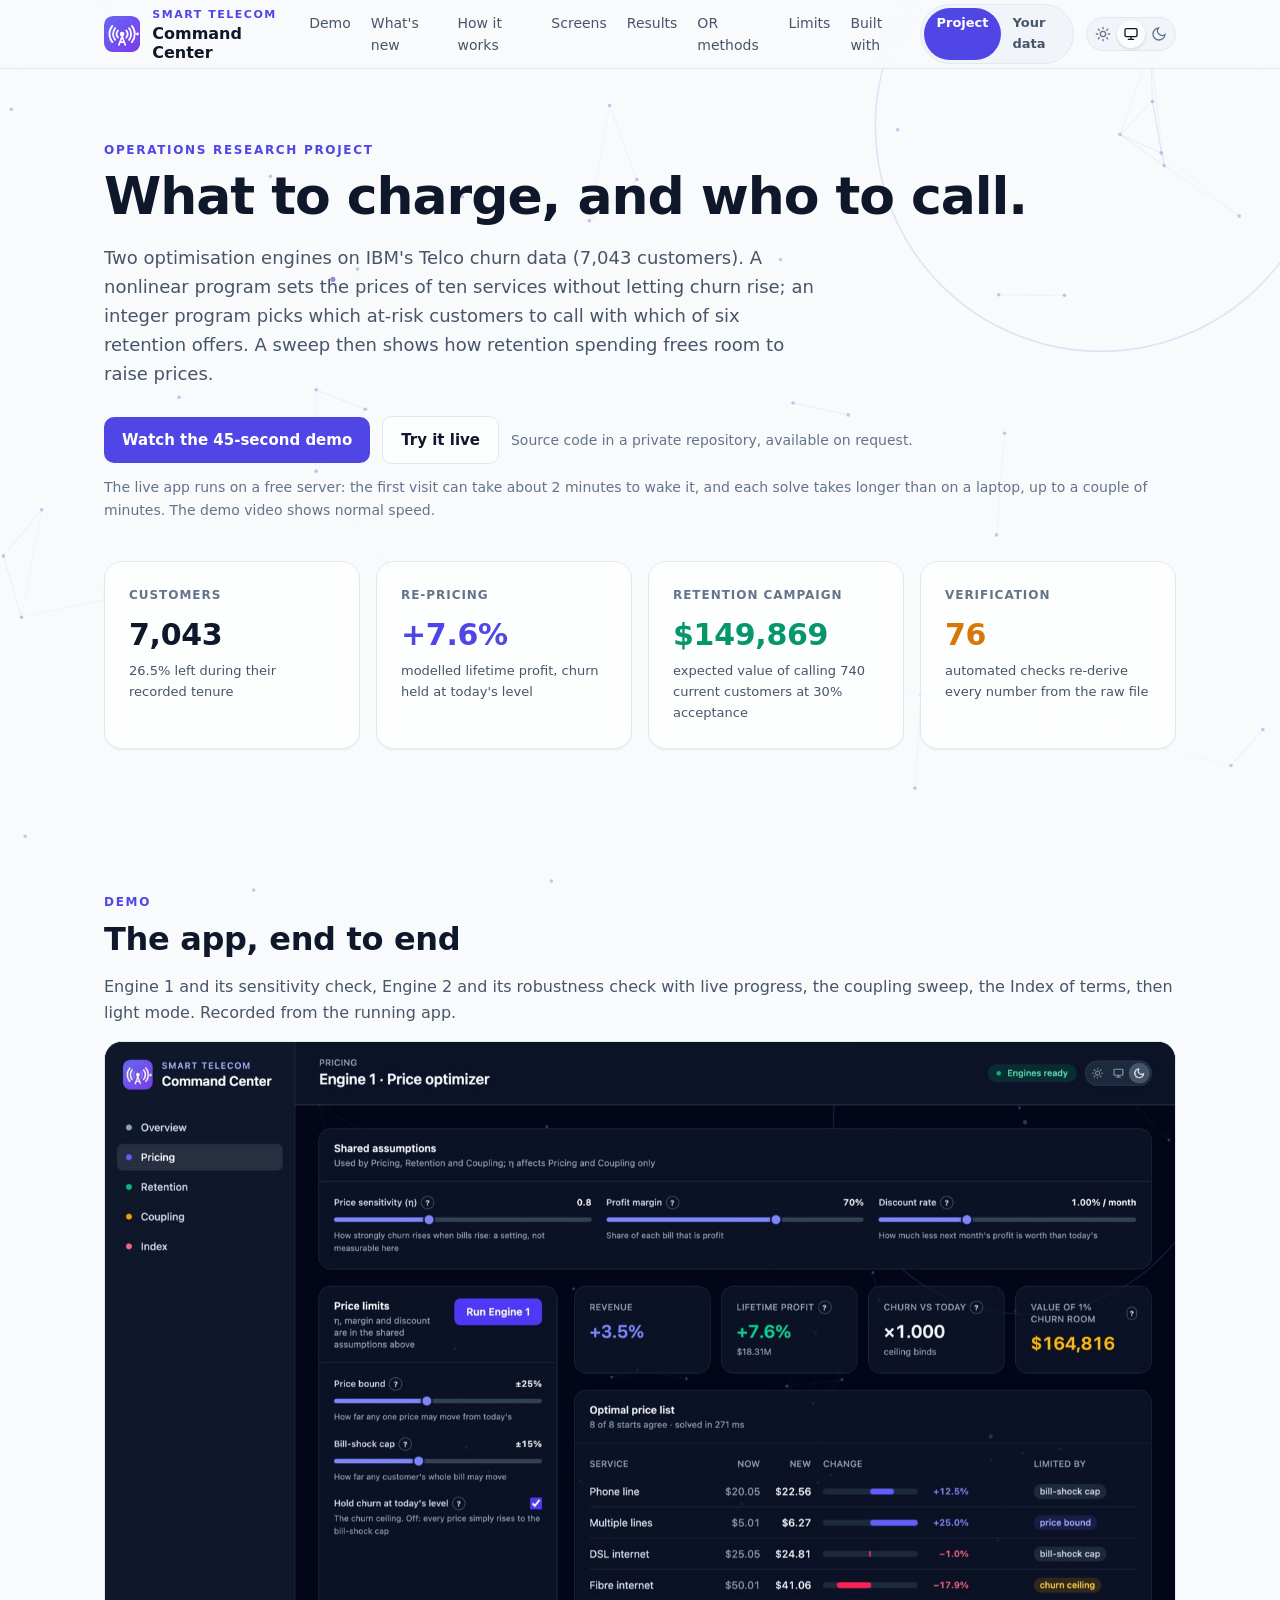
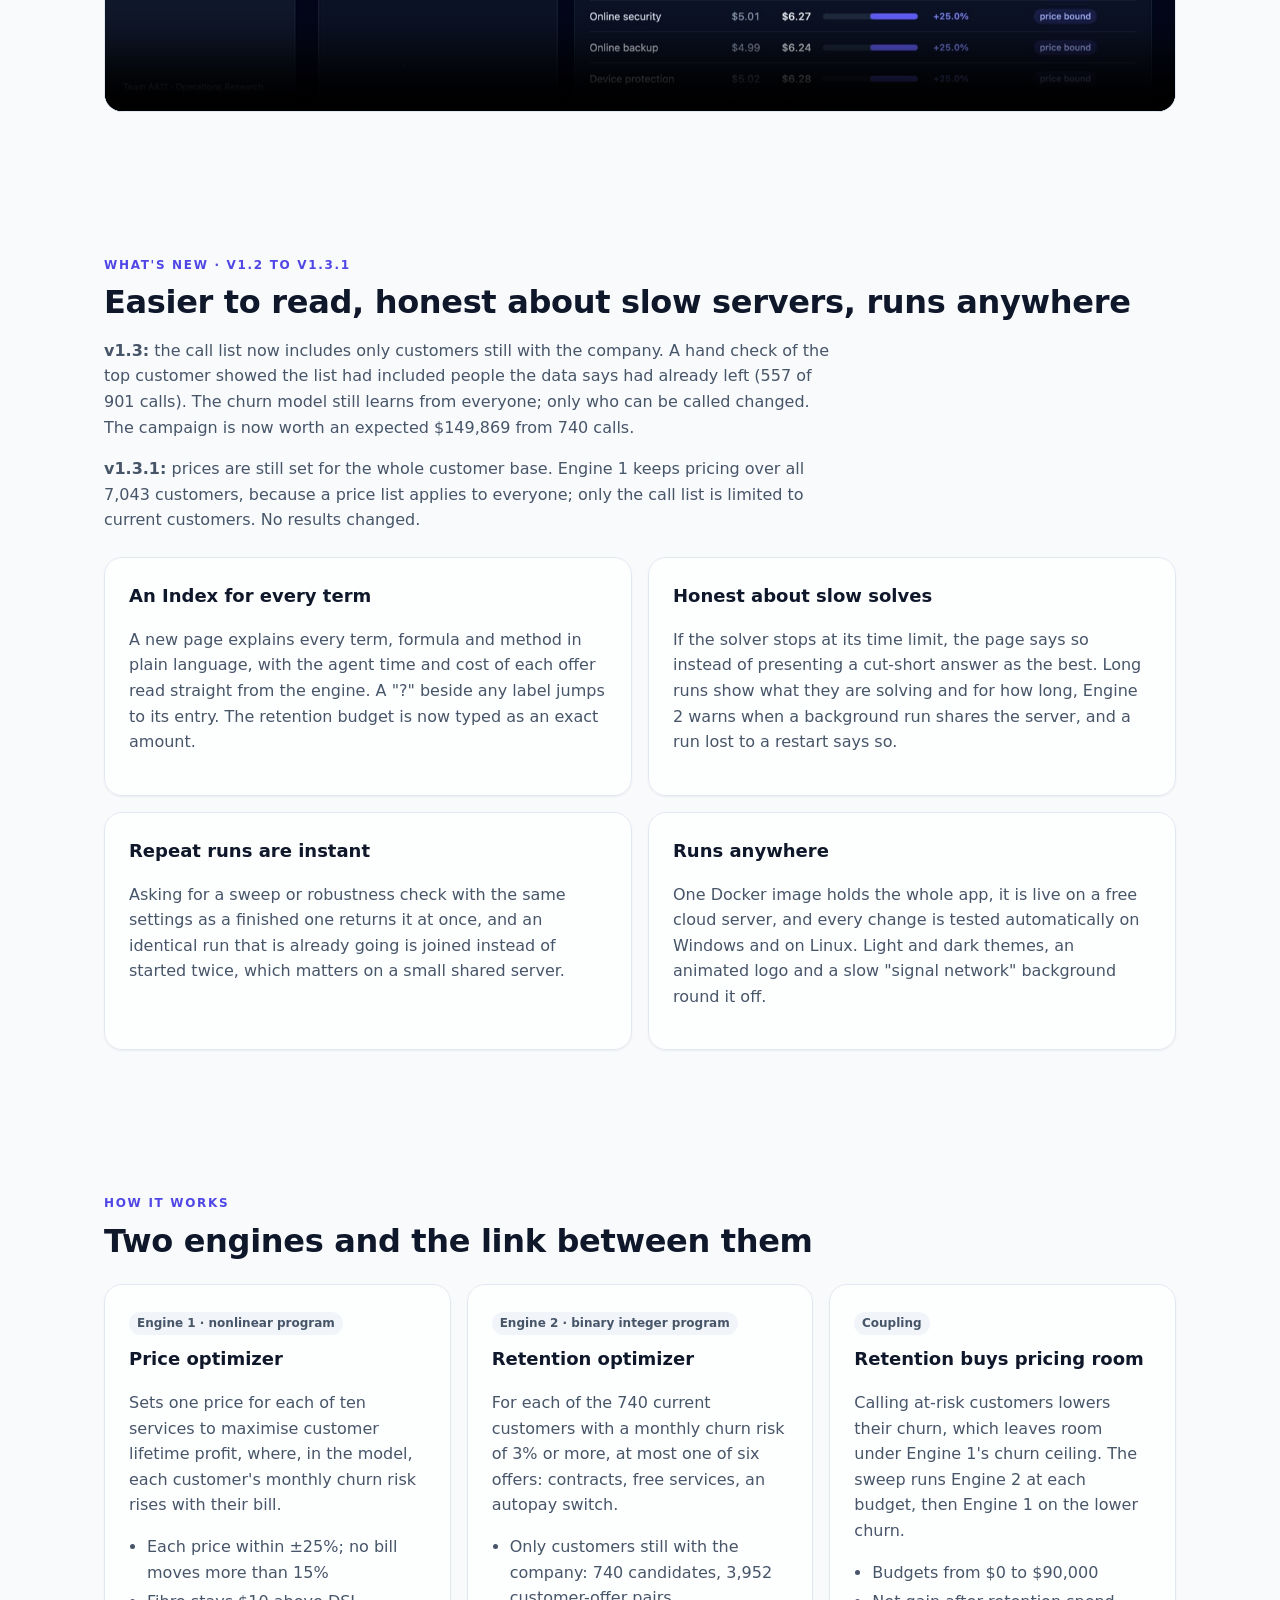
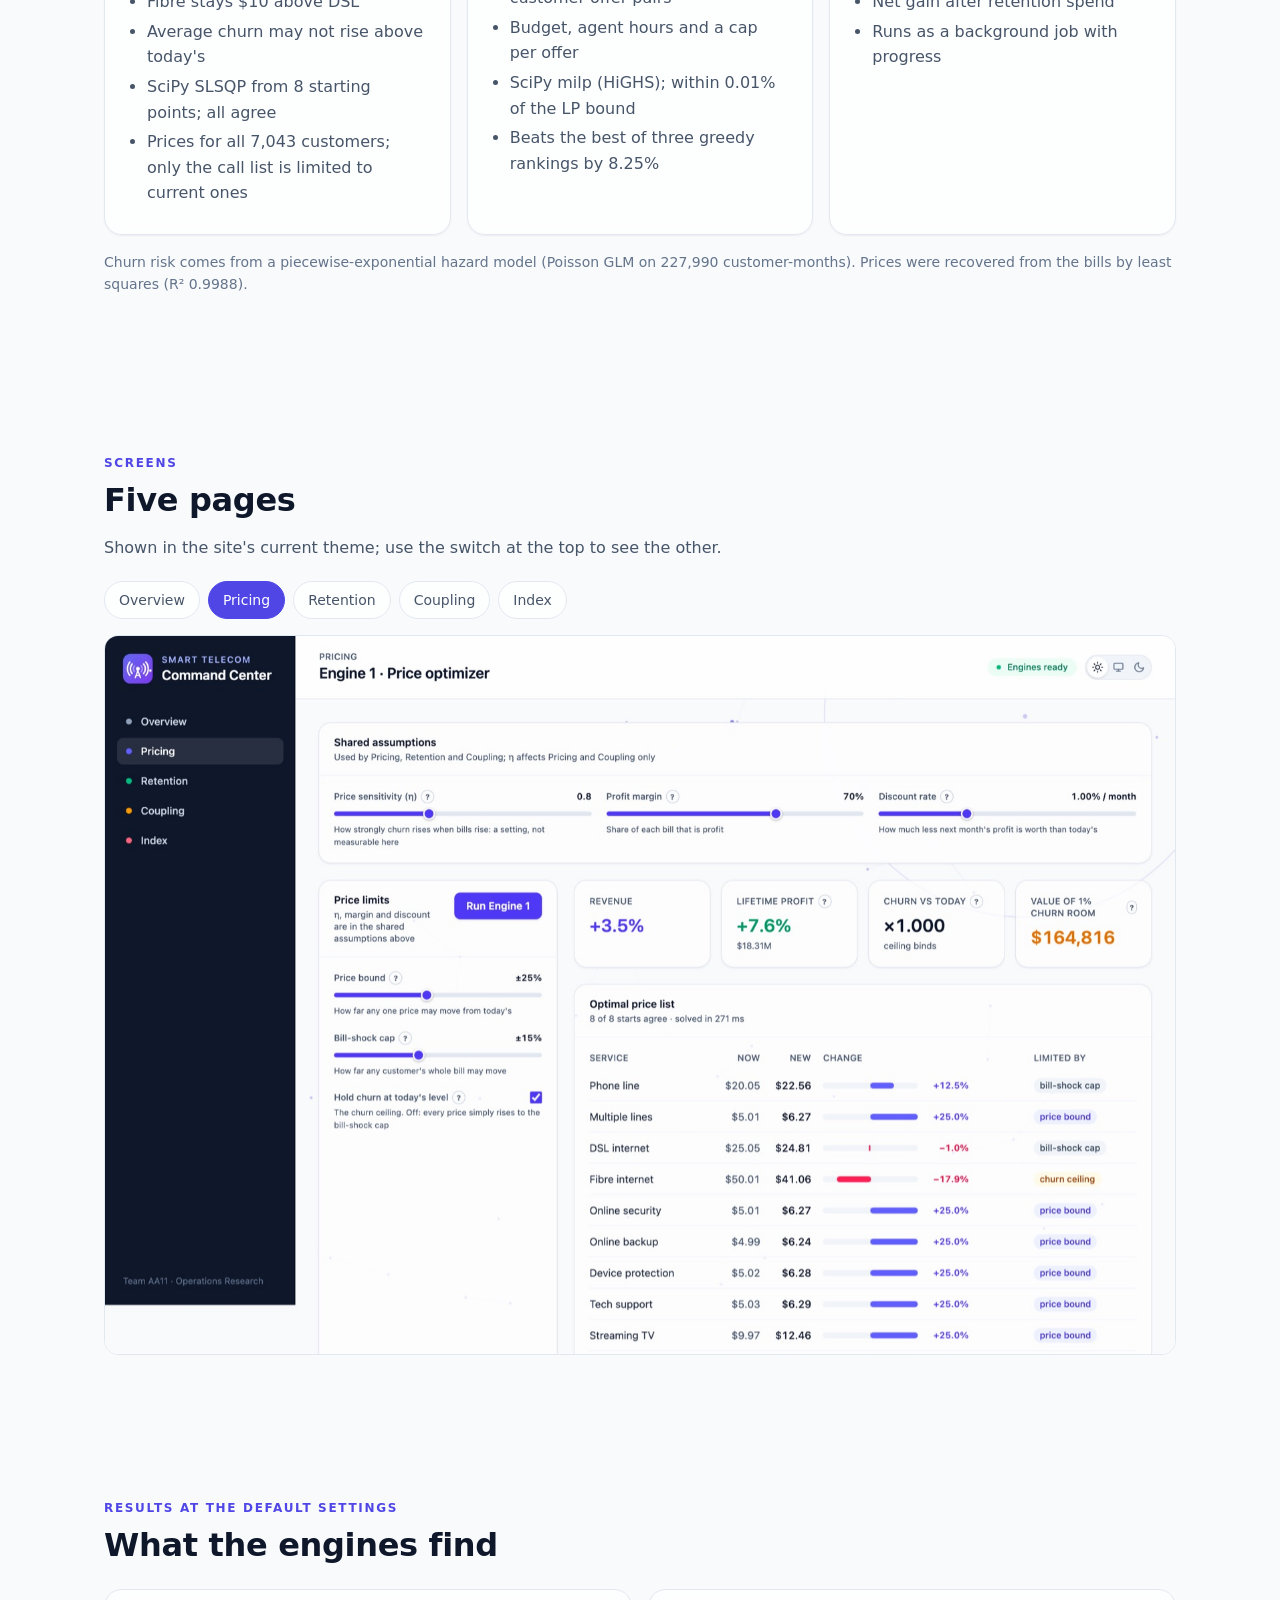
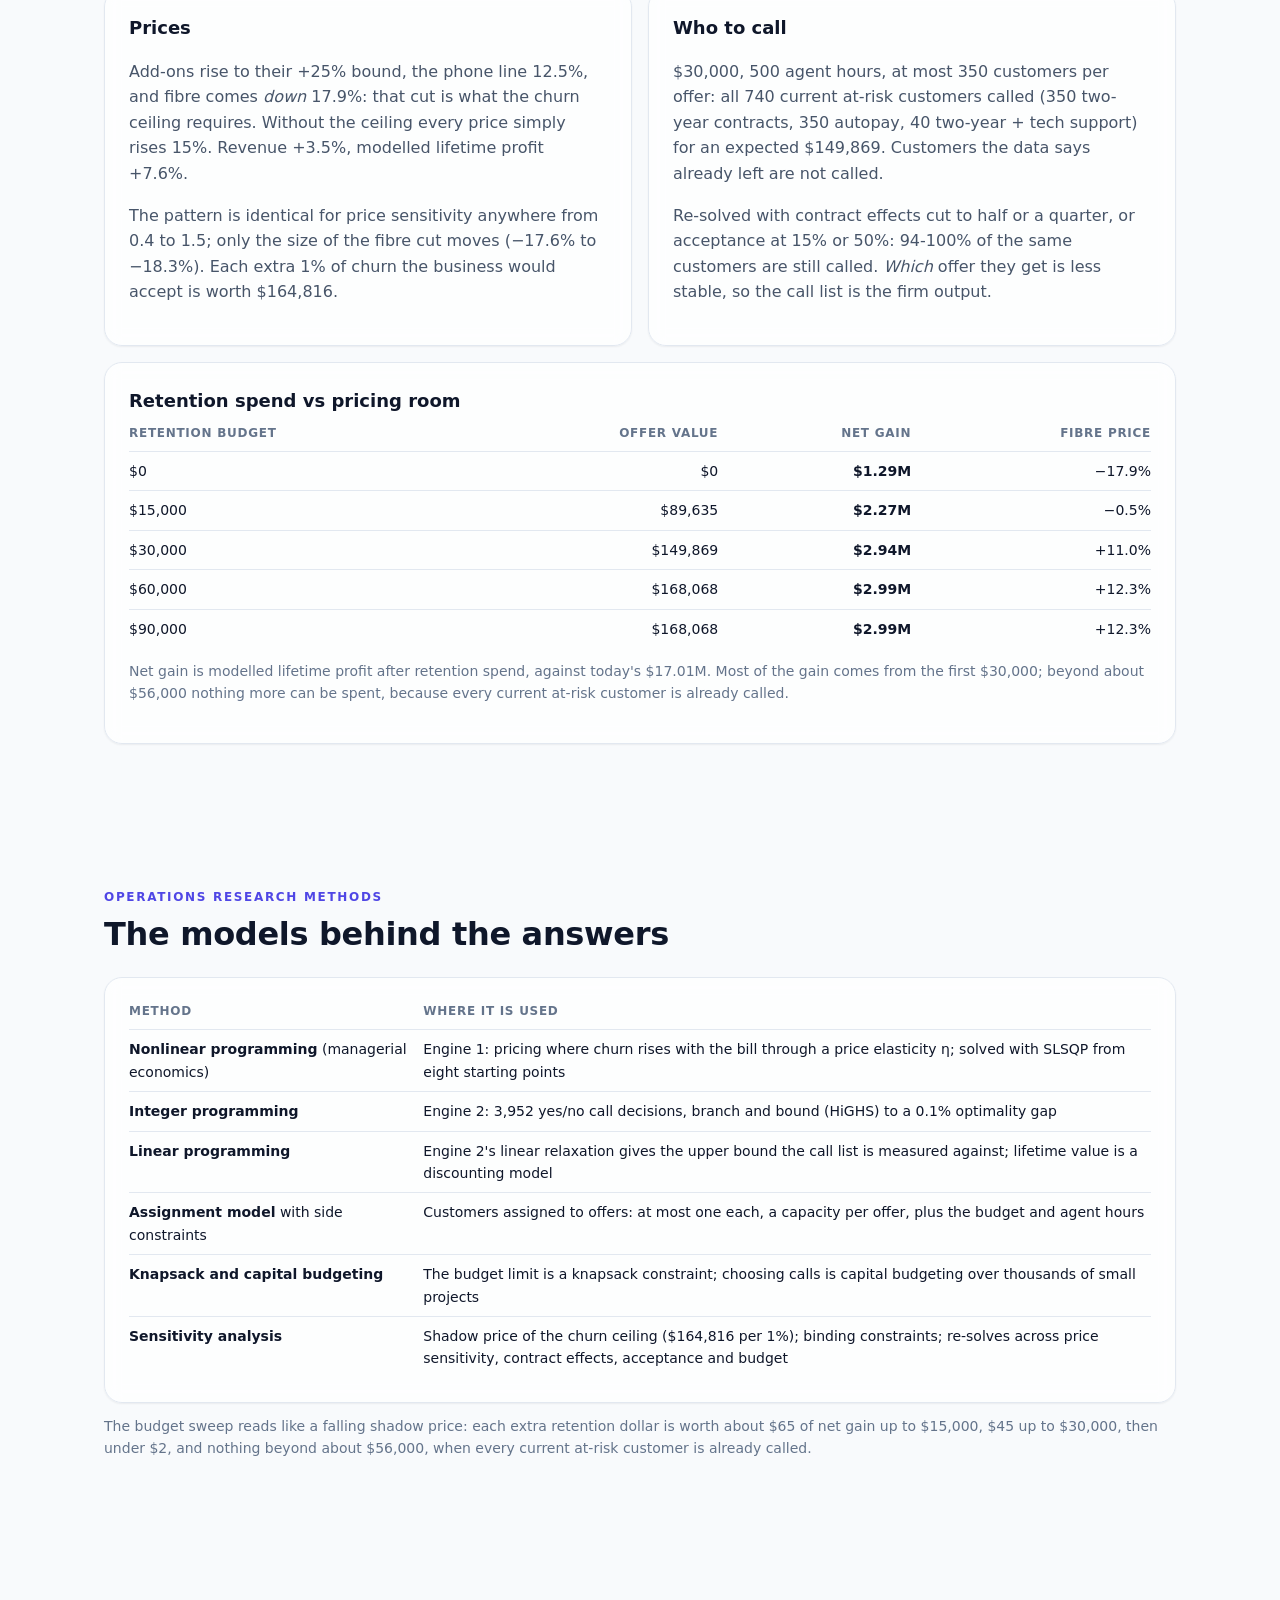
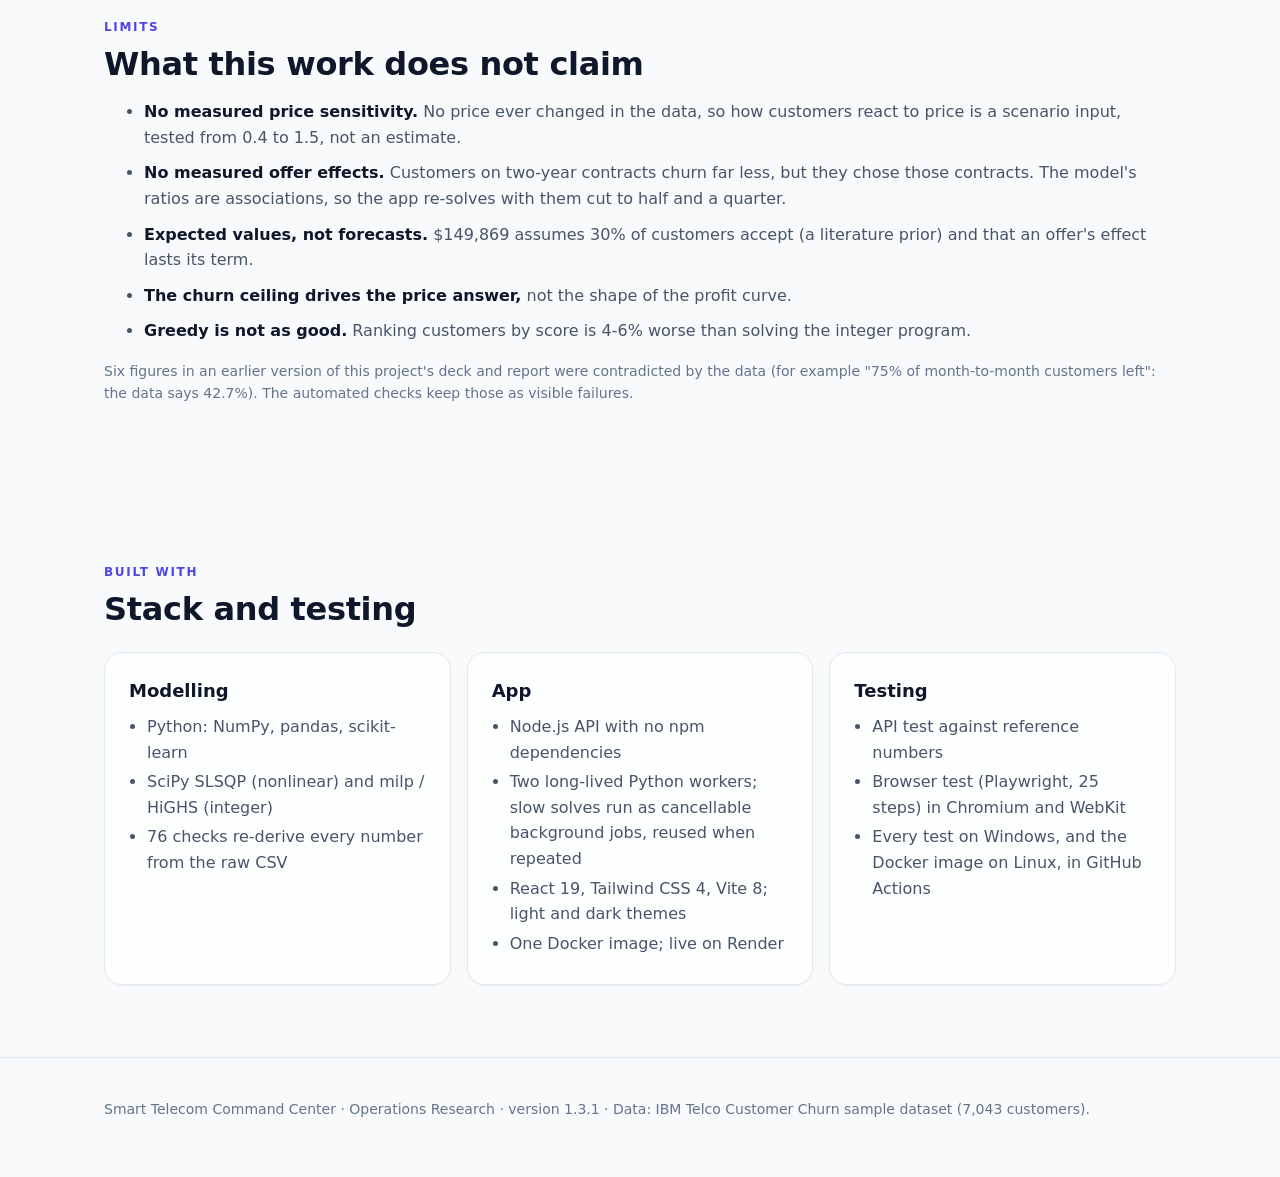
<file: index.html>
<!doctype html>
<html lang="en">
<head>
  <meta charset="utf-8" />
  <meta name="viewport" content="width=device-width, initial-scale=1" />
  <title>Smart Telecom Command Center</title>
  <meta name="description" content="Two optimisation engines on IBM's Telco churn data: a nonlinear program that sets service prices under a churn ceiling, and an integer program that picks which at-risk customers to call with which retention offer." />
  <meta property="og:title" content="Smart Telecom Command Center" />
  <meta property="og:description" content="Pricing and retention optimisation on 7,043 telecom customers: what to charge, and who to call." />
  <meta property="og:image" content="media/demo-poster.jpg" />
  <link rel="icon" type="image/svg+xml" href="favicon.svg" />
  <script>
    // Apply the saved theme before the first paint, so a dark page never flashes white.
    try { var t = localStorage.getItem('theme'); var d = t === 'dark' || (t !== 'light' && matchMedia('(prefers-color-scheme: dark)').matches);
      document.documentElement.classList.toggle('dark', d); document.documentElement.style.colorScheme = d ? 'dark' : 'light' } catch (e) {}
  </script>
  <link rel="stylesheet" href="assets/site.css" />
</head>
<body>
  <a class="skip" href="#main">Skip to content</a>
  <canvas id="ambient" aria-hidden="true"></canvas>

  <header class="top">
    <div class="wrap">
      <a class="brand" href="#top" aria-label="Smart Telecom Command Center, top of page">
        <svg viewBox="0 0 40 40" width="40" height="40" aria-hidden="true" id="logo"></svg>
        <span><small>Smart Telecom</small><b>Command Center</b></span>
      </a>
      <nav class="links" aria-label="Sections">
        <a href="#demo">Demo</a><a href="#new">What's new</a><a href="#how">How it works</a><a href="#screens">Screens</a><a href="#results">Results</a><a href="#methods">OR methods</a><a href="#honesty">Limits</a><a href="#stack">Built with</a>
      </nav>
      <div class="right">
      <nav class="pagetabs" aria-label="Pages"><a href="index.html" aria-current="page">Project</a><a href="data.html">Your data</a></nav>
      <div class="toggle" role="group" aria-label="Colour theme">
        <button type="button" data-theme="light" title="Light theme" aria-label="Light"><svg viewBox="0 0 24 24" fill="none" stroke="currentColor" stroke-width="2" stroke-linecap="round"><circle cx="12" cy="12" r="4"/><path d="M12 2v2M12 20v2M4.93 4.93l1.41 1.41M17.66 17.66l1.41 1.41M2 12h2M20 12h2M4.93 19.07l1.41-1.41M17.66 6.34l1.41-1.41"/></svg></button>
        <button type="button" data-theme="system" title="System theme" aria-label="System"><svg viewBox="0 0 24 24" fill="none" stroke="currentColor" stroke-width="2" stroke-linecap="round"><rect x="3" y="4" width="18" height="12" rx="2"/><path d="M8 20h8M12 16v4"/></svg></button>
        <button type="button" data-theme="dark" title="Dark theme" aria-label="Dark"><svg viewBox="0 0 24 24" fill="none" stroke="currentColor" stroke-width="2" stroke-linecap="round"><path d="M21 12.79A9 9 0 1 1 11.21 3 7 7 0 0 0 21 12.79z"/></svg></button>
      </div>
      </div>
    </div>
  </header>

  <main id="main">
    <section id="top" data-tone="indigo">
      <div class="wrap">
        <p class="eyebrow">Operations Research project</p>
        <h1>What to charge, and who to call.</h1>
        <p class="lead">Two optimisation engines on IBM's Telco churn data (7,043 customers). A nonlinear program sets the prices of ten
          services without letting churn rise; an integer program picks which at-risk customers to call with which of six retention
          offers. A sweep then shows how retention spending frees room to raise prices.</p>
        <div class="btns">
          <a class="btn primary" href="#demo">Watch the 45-second demo</a>
          <a class="btn ghost" id="live" href="#" hidden target="_blank" rel="noopener">Try it live</a>
          <span class="faint">Source code in a private repository, available on request.</span>
        </div>
        <p class="faint" id="live-note" hidden style="margin: 12px 0 0">The live app runs on a free server: the first visit can take about 2 minutes
          to wake it, and each solve takes longer than on a laptop, up to a couple of minutes. The demo video shows normal speed.</p>
        <div class="grid g4" style="margin-top: 40px">
          <div class="card kpi reveal"><div class="label">Customers</div><div class="value">7,043</div><div class="note">26.5% left during their recorded tenure</div></div>
          <div class="card kpi reveal"><div class="label">Re-pricing</div><div class="value tone-indigo">+7.6%</div><div class="note">modelled lifetime profit, churn held at today's level</div></div>
          <div class="card kpi reveal"><div class="label">Retention campaign</div><div class="value tone-emerald">$149,869</div><div class="note">expected value of calling 740 current customers at 30% acceptance</div></div>
          <div class="card kpi reveal"><div class="label">Verification</div><div class="value tone-amber">76</div><div class="note">automated checks re-derive every number from the raw file</div></div>
        </div>
      </div>
    </section>

    <section id="demo" data-tone="indigo">
      <div class="wrap">
        <p class="eyebrow">Demo</p>
        <h2>The app, end to end</h2>
        <p class="muted">Engine 1 and its sensitivity check, Engine 2 and its robustness check with live progress, the coupling sweep, the Index of terms, then light mode. Recorded from the running app.</p>
        <div class="video reveal"><video controls muted playsinline preload="metadata" poster="media/demo-poster.jpg" aria-label="Demo of the Smart Telecom Command Center"><source src="media/demo.mp4" type="video/mp4" /></video></div>
      </div>
    </section>

    <section id="new" data-tone="emerald">
      <div class="wrap">
        <p class="eyebrow">What's new · v1.2 to v1.3.1</p>
        <h2>Easier to read, honest about slow servers, runs anywhere</h2>
        <p class="muted" style="max-width: 72ch"><b>v1.3:</b> the call list now includes only customers still with the company. A hand check of
          the top customer showed the list had included people the data says had already left (557 of 901 calls). The churn model still
          learns from everyone; only who can be called changed. The campaign is now worth an expected $149,869 from 740 calls.</p>
        <p class="muted" style="max-width: 72ch"><b>v1.3.1:</b> prices are still set for the whole customer base. Engine 1 keeps pricing over all
          7,043 customers, because a price list applies to everyone; only the call list is limited to current customers. No results changed.</p>
        <div class="grid g2" style="margin-top: 24px">
          <div class="card reveal"><h3>An Index for every term</h3>
            <p class="muted">A new page explains every term, formula and method in plain language, with the agent time and cost of each offer read
              straight from the engine. A "?" beside any label jumps to its entry. The retention budget is now typed as an exact amount.</p></div>
          <div class="card reveal"><h3>Honest about slow solves</h3>
            <p class="muted">If the solver stops at its time limit, the page says so instead of presenting a cut-short answer as the best. Long runs
              show what they are solving and for how long, Engine 2 warns when a background run shares the server, and a run lost to a restart says so.</p></div>
          <div class="card reveal"><h3>Repeat runs are instant</h3>
            <p class="muted">Asking for a sweep or robustness check with the same settings as a finished one returns it at once, and an identical run
              that is already going is joined instead of started twice, which matters on a small shared server.</p></div>
          <div class="card reveal"><h3>Runs anywhere</h3>
            <p class="muted">One Docker image holds the whole app, it is live on a free cloud server, and every change is tested automatically on
              Windows and on Linux. Light and dark themes, an animated logo and a slow "signal network" background round it off.</p></div>
        </div>
      </div>
    </section>

    <section id="how" data-tone="emerald">
      <div class="wrap">
        <p class="eyebrow">How it works</p>
        <h2>Two engines and the link between them</h2>
        <div class="grid g3" style="margin-top: 24px">
          <div class="card reveal"><span class="tag">Engine 1 · nonlinear program</span><h3>Price optimizer</h3>
            <p class="muted">Sets one price for each of ten services to maximise customer lifetime profit, where, in the model, each customer's
              monthly churn risk rises with their bill.</p>
            <ul class="ticks"><li>Each price within ±25%; no bill moves more than 15%</li><li>Fibre stays $10 above DSL</li><li>Average churn may not rise above today's</li><li>SciPy SLSQP from 8 starting points; all agree</li><li>Prices for all 7,043 customers; only the call list is limited to current ones</li></ul></div>
          <div class="card reveal"><span class="tag">Engine 2 · binary integer program</span><h3>Retention optimizer</h3>
            <p class="muted">For each of the 740 current customers with a monthly churn risk of 3% or more, at most one of six offers: contracts, free
              services, an autopay switch.</p>
            <ul class="ticks"><li>Only customers still with the company: 740 candidates, 3,952 customer-offer pairs</li><li>Budget, agent hours and a cap per offer</li><li>SciPy milp (HiGHS); within 0.01% of the LP bound</li><li>Beats the best of three greedy rankings by 8.25%</li></ul></div>
          <div class="card reveal"><span class="tag">Coupling</span><h3>Retention buys pricing room</h3>
            <p class="muted">Calling at-risk customers lowers their churn, which leaves room under Engine 1's churn ceiling. The sweep runs
              Engine 2 at each budget, then Engine 1 on the lower churn.</p>
            <ul class="ticks"><li>Budgets from $0 to $90,000</li><li>Net gain after retention spend</li><li>Runs as a background job with progress</li></ul></div>
        </div>
        <p class="faint" style="margin-top: 16px">Churn risk comes from a piecewise-exponential hazard model (Poisson GLM on 227,990 customer-months).
          Prices were recovered from the bills by least squares (R² 0.9988).</p>
      </div>
    </section>

    <section id="screens" data-tone="emerald">
      <div class="wrap">
        <p class="eyebrow">Screens</p>
        <h2>Five pages</h2>
        <p class="muted">Shown in the site's current theme; use the switch at the top to see the other.</p>
        <div class="tabs" role="tablist" aria-label="App pages"></div>
        <div class="shot reveal" role="tabpanel" aria-live="polite"></div>
      </div>
    </section>

    <section id="results" data-tone="amber">
      <div class="wrap">
        <p class="eyebrow">Results at the default settings</p>
        <h2>What the engines find</h2>
        <div class="grid g2" style="margin-top: 24px">
          <div class="card reveal"><h3>Prices</h3>
            <p class="muted">Add-ons rise to their +25% bound, the phone line 12.5%, and fibre comes <em>down</em> 17.9%: that cut is what the
              churn ceiling requires. Without the ceiling every price simply rises 15%. Revenue +3.5%, modelled lifetime profit +7.6%.</p>
            <p class="muted">The pattern is identical for price sensitivity anywhere from 0.4 to 1.5; only the size of the fibre cut moves
              (−17.6% to −18.3%). Each extra 1% of churn the business would accept is worth $164,816.</p></div>
          <div class="card reveal"><h3>Who to call</h3>
            <p class="muted">$30,000, 500 agent hours, at most 350 customers per offer: all 740 current at-risk customers called (350 two-year contracts,
              350 autopay, 40 two-year + tech support) for an expected $149,869. Customers the data says already left are not called.</p>
            <p class="muted">Re-solved with contract effects cut to half or a quarter, or acceptance at 15% or 50%: 94-100% of the same
              customers are still called. <em>Which</em> offer they get is less stable, so the call list is the firm output.</p></div>
        </div>
        <div class="card reveal" style="margin-top: 16px"><h3>Retention spend vs pricing room</h3>
          <table aria-label="Coupling sweep">
            <thead><tr><th>Retention budget</th><th class="r">Offer value</th><th class="r">Net gain</th><th class="r">Fibre price</th></tr></thead>
            <tbody>
              <tr><td>$0</td><td class="r">$0</td><td class="r"><b>$1.29M</b></td><td class="r">−17.9%</td></tr>
              <tr><td>$15,000</td><td class="r">$89,635</td><td class="r"><b>$2.27M</b></td><td class="r">−0.5%</td></tr>
              <tr><td>$30,000</td><td class="r">$149,869</td><td class="r"><b>$2.94M</b></td><td class="r">+11.0%</td></tr>
              <tr><td>$60,000</td><td class="r">$168,068</td><td class="r"><b>$2.99M</b></td><td class="r">+12.3%</td></tr>
              <tr><td>$90,000</td><td class="r">$168,068</td><td class="r"><b>$2.99M</b></td><td class="r">+12.3%</td></tr>
            </tbody>
          </table>
          <p class="faint" style="margin-top: 12px">Net gain is modelled lifetime profit after retention spend, against today's $17.01M. Most of
            the gain comes from the first $30,000; beyond about $56,000 nothing more can be spent, because every current at-risk customer is already called.</p></div>
      </div>
    </section>

    <section id="methods" data-tone="indigo">
      <div class="wrap">
        <p class="eyebrow">Operations Research methods</p>
        <h2>The models behind the answers</h2>
        <div class="card reveal scroll" style="margin-top: 24px">
          <table aria-label="Operations Research methods used">
            <thead><tr><th>Method</th><th>Where it is used</th></tr></thead>
            <tbody>
              <tr><td><b>Nonlinear programming</b> (managerial economics)</td><td>Engine 1: pricing where churn rises with the bill through a price elasticity η; solved with SLSQP from eight starting points</td></tr>
              <tr><td><b>Integer programming</b></td><td>Engine 2: 3,952 yes/no call decisions, branch and bound (HiGHS) to a 0.1% optimality gap</td></tr>
              <tr><td><b>Linear programming</b></td><td>Engine 2's linear relaxation gives the upper bound the call list is measured against; lifetime value is a discounting model</td></tr>
              <tr><td><b>Assignment model</b> with side constraints</td><td>Customers assigned to offers: at most one each, a capacity per offer, plus the budget and agent hours</td></tr>
              <tr><td><b>Knapsack and capital budgeting</b></td><td>The budget limit is a knapsack constraint; choosing calls is capital budgeting over thousands of small projects</td></tr>
              <tr><td><b>Sensitivity analysis</b></td><td>Shadow price of the churn ceiling ($164,816 per 1%); binding constraints; re-solves across price sensitivity, contract effects, acceptance and budget</td></tr>
            </tbody>
          </table>
        </div>
        <p class="faint" style="margin-top: 12px">The budget sweep reads like a falling shadow price: each extra retention dollar is worth about $65 of net gain up to
          $15,000, $45 up to $30,000, then under $2, and nothing beyond about $56,000, when every current at-risk customer is already called.</p>
      </div>
    </section>

    <section id="honesty" data-tone="rose">
      <div class="wrap">
        <p class="eyebrow">Limits</p>
        <h2>What this work does not claim</h2>
        <ul class="no muted">
          <li><b>No measured price sensitivity.</b> No price ever changed in the data, so how customers react to price is a scenario input,
            tested from 0.4 to 1.5, not an estimate.</li>
          <li><b>No measured offer effects.</b> Customers on two-year contracts churn far less, but they chose those contracts. The model's
            ratios are associations, so the app re-solves with them cut to half and a quarter.</li>
          <li><b>Expected values, not forecasts.</b> $149,869 assumes 30% of customers accept (a literature prior) and that an offer's effect
            lasts its term.</li>
          <li><b>The churn ceiling drives the price answer,</b> not the shape of the profit curve.</li>
          <li><b>Greedy is not as good.</b> Ranking customers by score is 4-6% worse than solving the integer program.</li>
        </ul>
        <p class="faint">Six figures in an earlier version of this project's deck and report were contradicted by the data (for example "75% of
          month-to-month customers left": the data says 42.7%). The automated checks keep those as visible failures.</p>
      </div>
    </section>

    <section id="stack" data-tone="indigo">
      <div class="wrap">
        <p class="eyebrow">Built with</p>
        <h2>Stack and testing</h2>
        <div class="grid g3" style="margin-top: 24px">
          <div class="card reveal"><h3>Modelling</h3><ul class="ticks"><li>Python: NumPy, pandas, scikit-learn</li><li>SciPy SLSQP (nonlinear) and milp / HiGHS (integer)</li><li>76 checks re-derive every number from the raw CSV</li></ul></div>
          <div class="card reveal"><h3>App</h3><ul class="ticks"><li>Node.js API with no npm dependencies</li><li>Two long-lived Python workers; slow solves run as cancellable background jobs, reused when repeated</li><li>React 19, Tailwind CSS 4, Vite 8; light and dark themes</li><li>One Docker image; live on Render</li></ul></div>
          <div class="card reveal"><h3>Testing</h3><ul class="ticks"><li>API test against reference numbers</li><li>Browser test (Playwright, 25 steps) in Chromium and WebKit</li><li>Every test on Windows, and the Docker image on Linux, in GitHub Actions</li></ul></div>
        </div>
      </div>
    </section>
  </main>

  <footer>
    <div class="wrap">Smart Telecom Command Center · Operations Research · version 1.3.1 · Data: IBM Telco Customer Churn sample dataset (7,043 customers).</div>
  </footer>

  <script src="assets/site.js"></script>
  <script>
    // ---- Live app link: set LIVE_URL once the app is hosted (option 2); the button stays hidden until then.
    const LIVE_URL = 'https://smart-telecom-command-center.onrender.com';
    if (LIVE_URL) { const a = document.getElementById('live'); a.href = LIVE_URL; a.hidden = false; document.getElementById('live-note').hidden = false; }

    // ---- Screens gallery
    (() => {
      const pages = [['01-overview', 'Overview', 'The customer base, the recovered price list, churn by contract.'],
        ['02-pricing', 'Pricing', 'Engine 1: the optimal price list, what limits each price, and the sensitivity check.'],
        ['03-retention', 'Retention', 'Engine 2: value preserved, the offer mix, the robustness check, and the call list.'],
        ['04-coupling', 'Coupling', 'Net gain against retention budget, solved as a background job.'],
        ['05-index', 'Index', 'Every term, formula and method in plain language, and the agent time and cost per offer.']];
      const tabs = document.querySelector('.tabs'), panel = document.querySelector('.shot');
      const show = (i) => {
        const [f, name, what] = pages[i];
        tabs.querySelectorAll('button').forEach((b, k) => b.setAttribute('aria-selected', String(k === i)));
        panel.innerHTML = `<img class="only-light" src="media/${f}-light.jpg" alt="${name} page, light theme: ${what}" loading="lazy" width="1600">`
          + `<img class="only-dark" src="media/${f}-dark.jpg" alt="${name} page, dark theme: ${what}" loading="lazy" width="1600">`;
      };
      pages.forEach(([, name], i) => { const b = document.createElement('button'); b.type = 'button'; b.role = 'tab'; b.textContent = name; b.onclick = () => show(i); tabs.append(b) });
      show(1);
    })();
  </script>
</body>
</html>
</file>
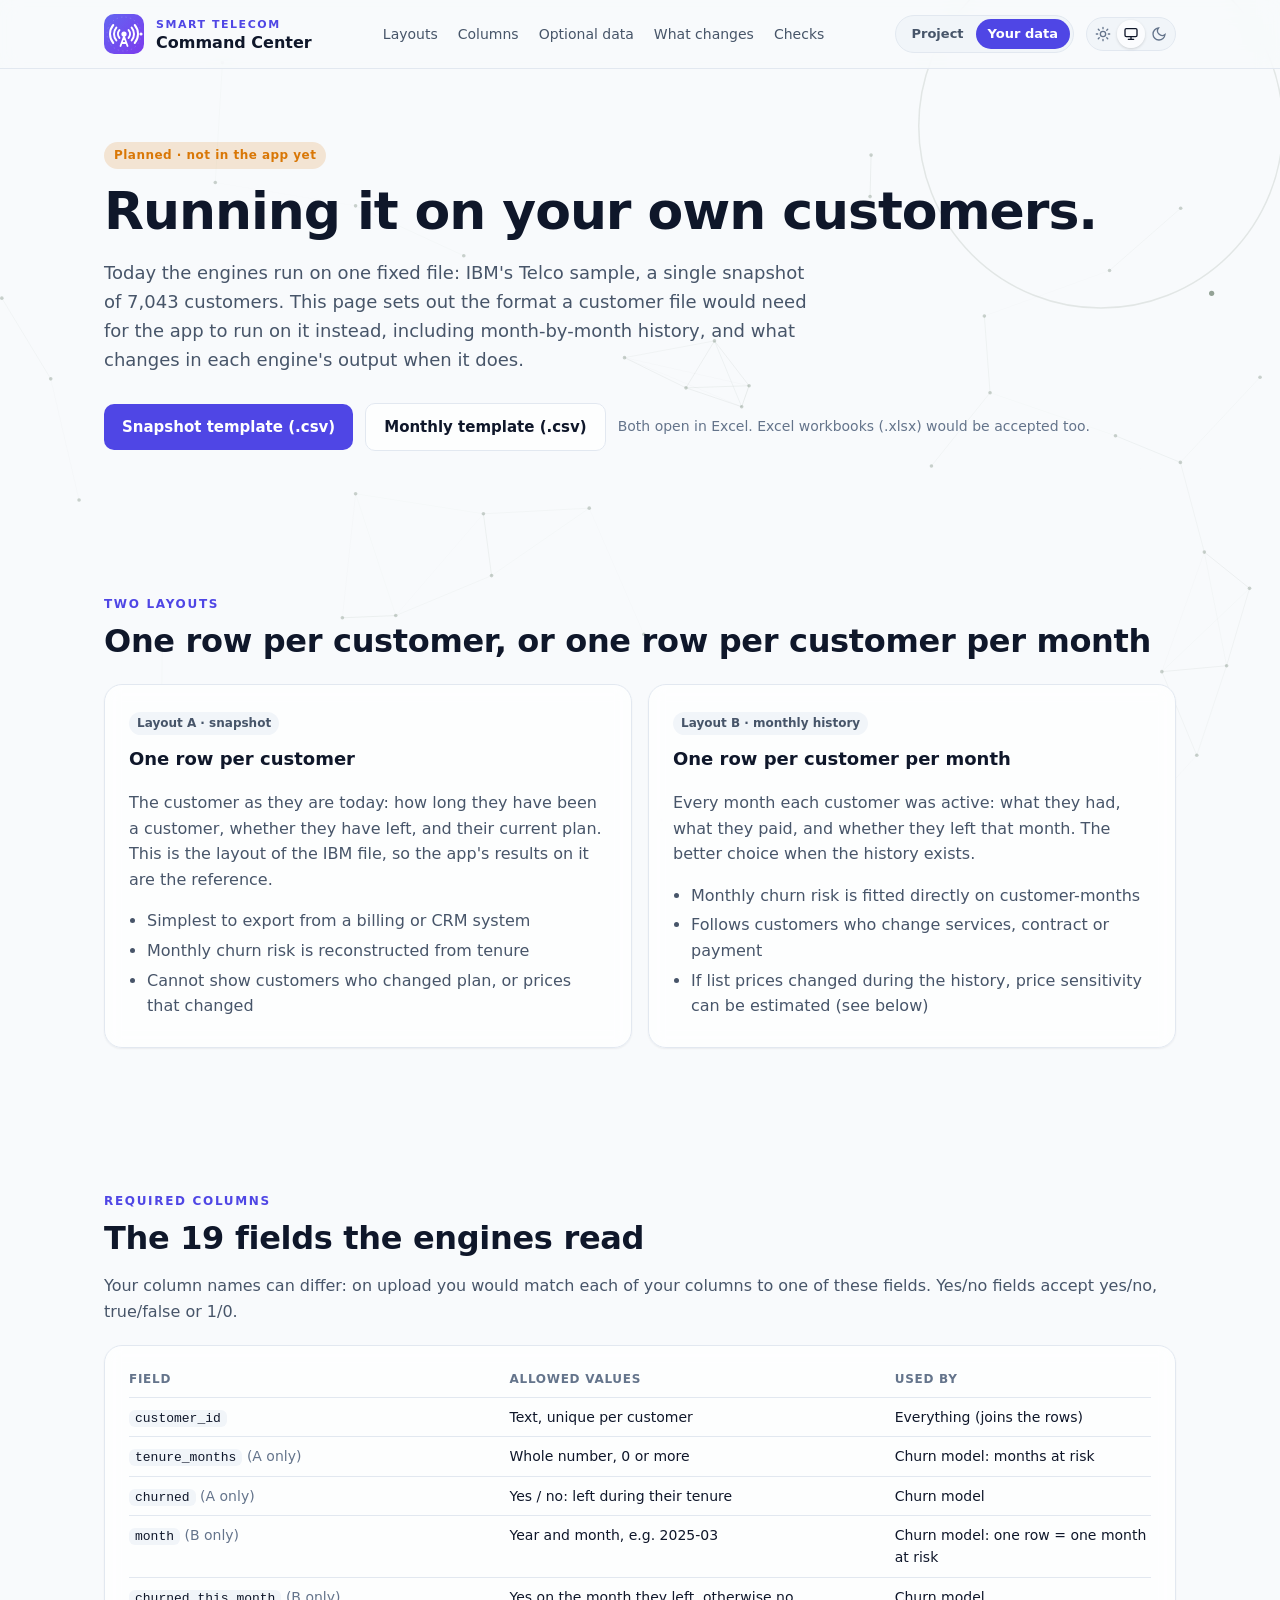
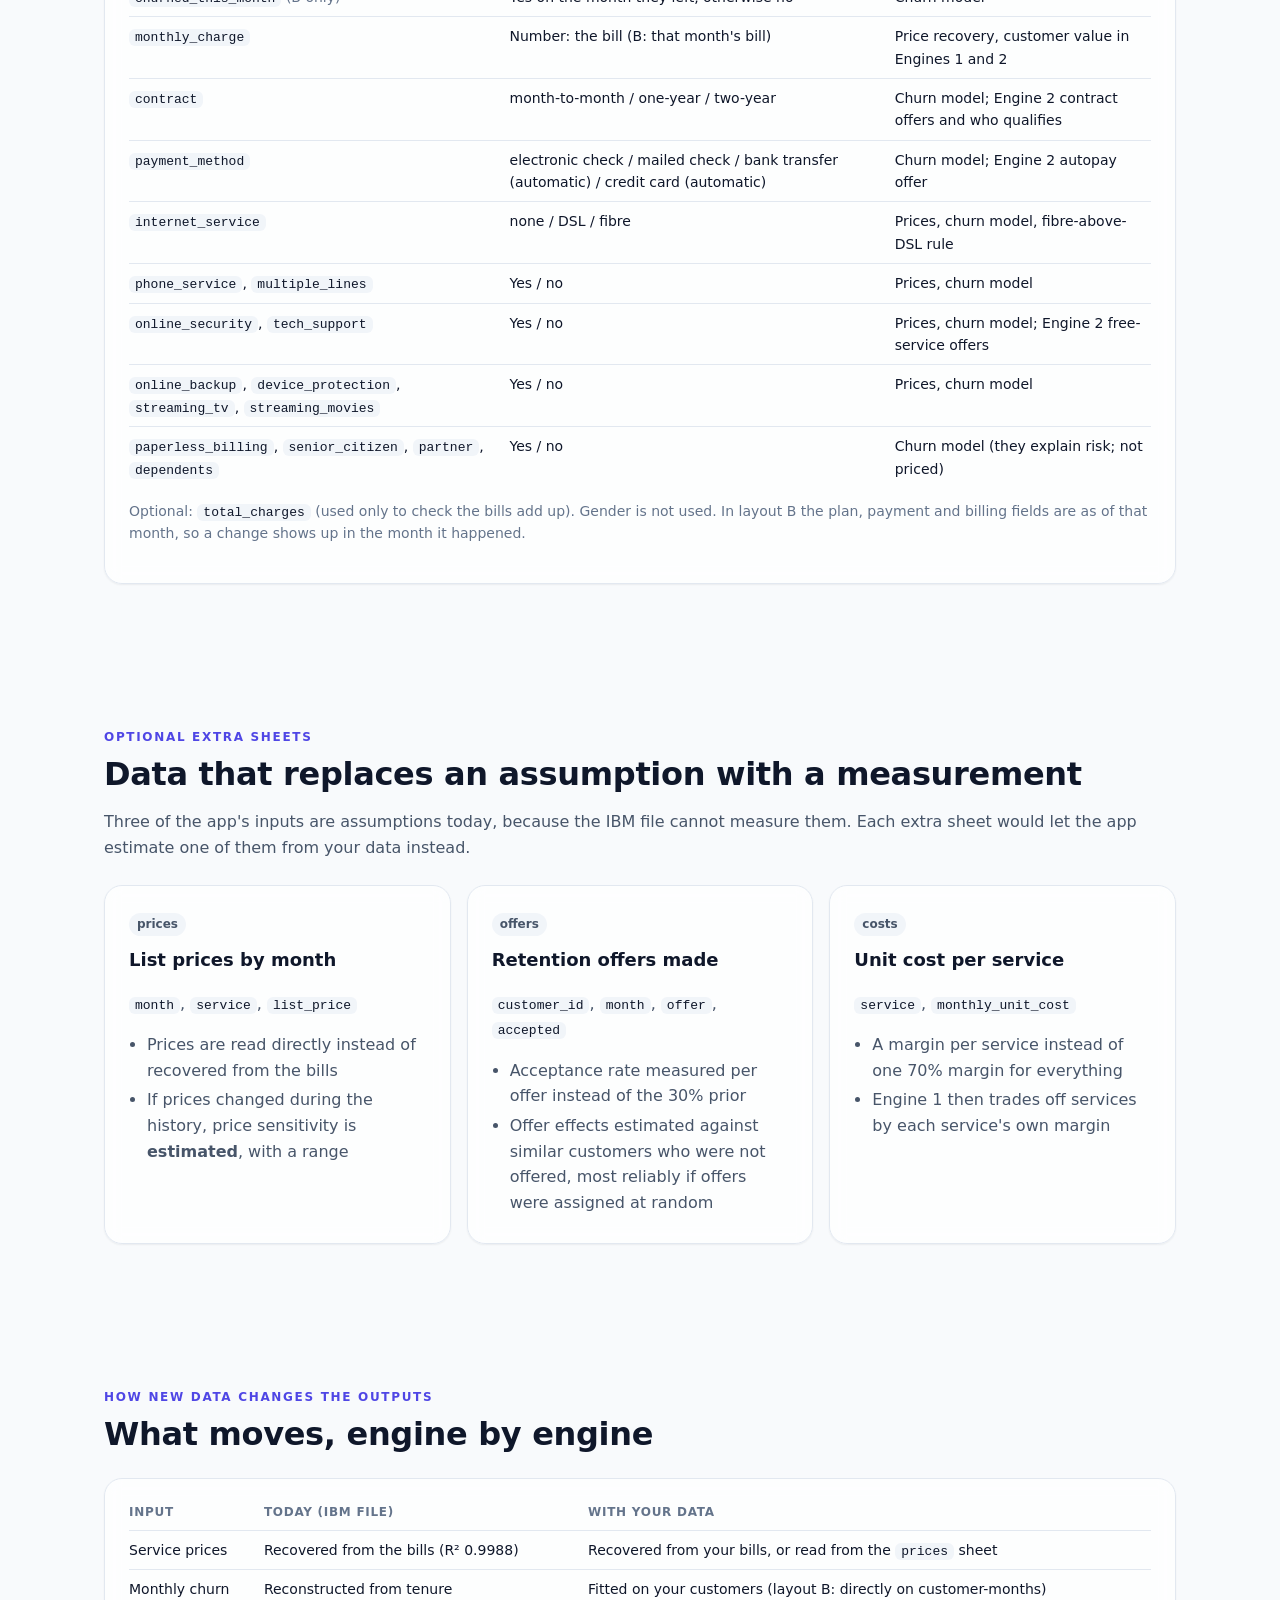
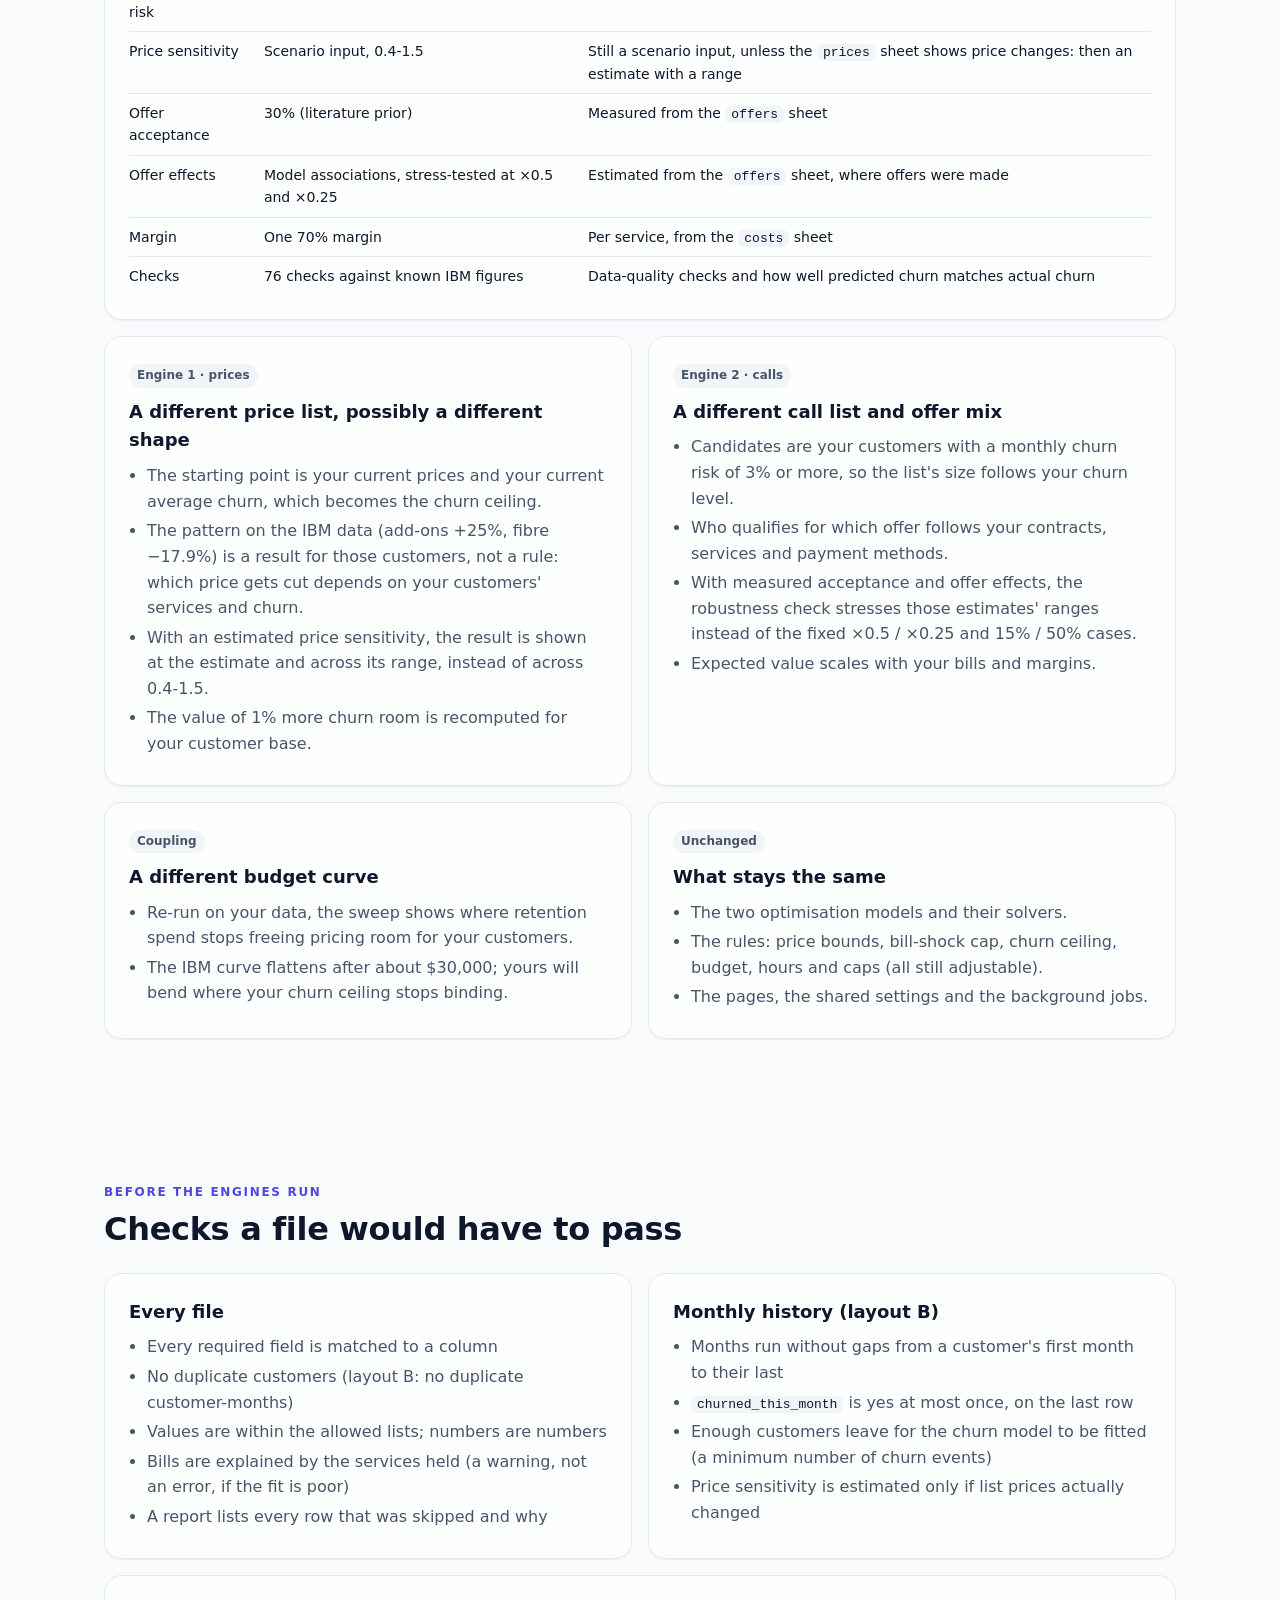
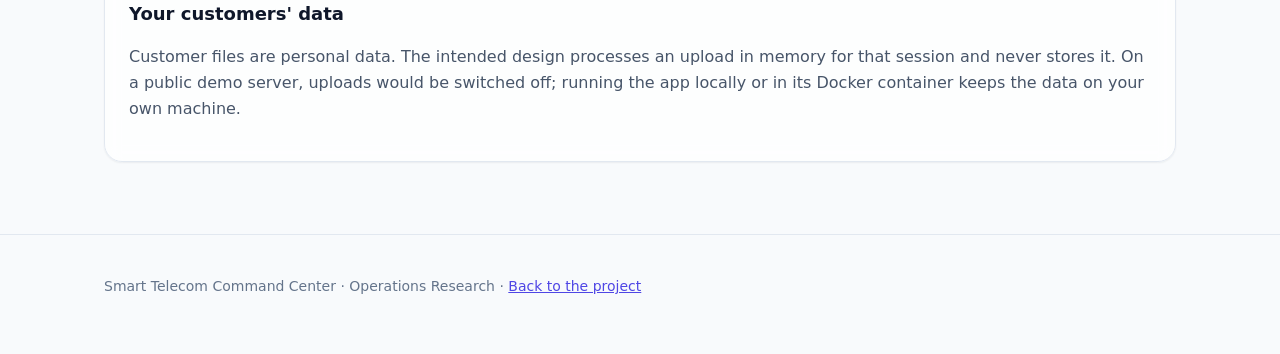
<file: data.html>
<!doctype html>
<html lang="en">
<head>
  <meta charset="utf-8" />
  <meta name="viewport" content="width=device-width, initial-scale=1" />
  <title>Your data · Smart Telecom Command Center</title>
  <meta name="description" content="The data format the Smart Telecom Command Center would accept, the columns it needs, and how your own data would change each engine's output." />
  <link rel="icon" type="image/svg+xml" href="favicon.svg" />
  <script>
    try { var t = localStorage.getItem('theme'); var d = t === 'dark' || (t !== 'light' && matchMedia('(prefers-color-scheme: dark)').matches);
      document.documentElement.classList.toggle('dark', d); document.documentElement.style.colorScheme = d ? 'dark' : 'light' } catch (e) {}
  </script>
  <link rel="stylesheet" href="assets/site.css" />
</head>
<body>
  <a class="skip" href="#main">Skip to content</a>
  <canvas id="ambient" aria-hidden="true"></canvas>

  <header class="top">
    <div class="wrap">
      <a class="brand" href="index.html" aria-label="Smart Telecom Command Center, project page">
        <svg viewBox="0 0 40 40" width="40" height="40" aria-hidden="true" id="logo"></svg>
        <span><small>Smart Telecom</small><b>Command Center</b></span>
      </a>
      <nav class="links" aria-label="Sections">
        <a href="#layouts">Layouts</a><a href="#columns">Columns</a><a href="#optional">Optional data</a><a href="#changes">What changes</a><a href="#checks">Checks</a>
      </nav>
      <div class="right">
        <nav class="pagetabs" aria-label="Pages"><a href="index.html">Project</a><a href="data.html" aria-current="page">Your data</a></nav>
        <div class="toggle" role="group" aria-label="Colour theme">
          <button type="button" data-theme="light" title="Light theme" aria-label="Light"><svg viewBox="0 0 24 24" fill="none" stroke="currentColor" stroke-width="2" stroke-linecap="round"><circle cx="12" cy="12" r="4"/><path d="M12 2v2M12 20v2M4.93 4.93l1.41 1.41M17.66 17.66l1.41 1.41M2 12h2M20 12h2M4.93 19.07l1.41-1.41M17.66 6.34l1.41-1.41"/></svg></button>
          <button type="button" data-theme="system" title="System theme" aria-label="System"><svg viewBox="0 0 24 24" fill="none" stroke="currentColor" stroke-width="2" stroke-linecap="round"><rect x="3" y="4" width="18" height="12" rx="2"/><path d="M8 20h8M12 16v4"/></svg></button>
          <button type="button" data-theme="dark" title="Dark theme" aria-label="Dark"><svg viewBox="0 0 24 24" fill="none" stroke="currentColor" stroke-width="2" stroke-linecap="round"><path d="M21 12.79A9 9 0 1 1 11.21 3 7 7 0 0 0 21 12.79z"/></svg></button>
        </div>
      </div>
    </div>
  </header>

  <main id="main">
    <section id="top" data-tone="emerald">
      <div class="wrap">
        <span class="badge">Planned · not in the app yet</span>
        <h1>Running it on your own customers.</h1>
        <p class="lead">Today the engines run on one fixed file: IBM's Telco sample, a single snapshot of 7,043 customers. This page sets out the
          format a customer file would need for the app to run on it instead, including month-by-month history, and what changes in
          each engine's output when it does.</p>
        <div class="btns">
          <a class="btn primary" href="templates/customers-snapshot.csv" download>Snapshot template (.csv)</a>
          <a class="btn ghost" href="templates/customers-monthly.csv" download>Monthly template (.csv)</a>
          <span class="faint">Both open in Excel. Excel workbooks (.xlsx) would be accepted too.</span>
        </div>
      </div>
    </section>

    <section id="layouts" data-tone="emerald">
      <div class="wrap">
        <p class="eyebrow">Two layouts</p>
        <h2>One row per customer, or one row per customer per month</h2>
        <div class="grid g2" style="margin-top: 24px">
          <div class="card reveal"><span class="tag">Layout A · snapshot</span><h3>One row per customer</h3>
            <p class="muted">The customer as they are today: how long they have been a customer, whether they have left, and their current
              plan. This is the layout of the IBM file, so the app's results on it are the reference.</p>
            <ul class="ticks"><li>Simplest to export from a billing or CRM system</li><li>Monthly churn risk is reconstructed from tenure</li><li>Cannot show customers who changed plan, or prices that changed</li></ul></div>
          <div class="card reveal"><span class="tag">Layout B · monthly history</span><h3>One row per customer per month</h3>
            <p class="muted">Every month each customer was active: what they had, what they paid, and whether they left that month. The
              better choice when the history exists.</p>
            <ul class="ticks"><li>Monthly churn risk is fitted directly on customer-months</li><li>Follows customers who change services, contract or payment</li><li>If list prices changed during the history, price sensitivity can be estimated (see below)</li></ul></div>
        </div>
      </div>
    </section>

    <section id="columns" data-tone="indigo">
      <div class="wrap">
        <p class="eyebrow">Required columns</p>
        <h2>The 19 fields the engines read</h2>
        <p class="muted">Your column names can differ: on upload you would match each of your columns to one of these fields. Yes/no
          fields accept yes/no, true/false or 1/0.</p>
        <div class="card reveal scroll" style="margin-top: 20px">
          <table aria-label="Required columns">
            <thead><tr><th>Field</th><th>Allowed values</th><th>Used by</th></tr></thead>
            <tbody>
              <tr><td><code>customer_id</code></td><td>Text, unique per customer</td><td>Everything (joins the rows)</td></tr>
              <tr><td><code>tenure_months</code> <span class="faint">(A only)</span></td><td>Whole number, 0 or more</td><td>Churn model: months at risk</td></tr>
              <tr><td><code>churned</code> <span class="faint">(A only)</span></td><td>Yes / no: left during their tenure</td><td>Churn model</td></tr>
              <tr><td><code>month</code> <span class="faint">(B only)</span></td><td>Year and month, e.g. 2025-03</td><td>Churn model: one row = one month at risk</td></tr>
              <tr><td><code>churned_this_month</code> <span class="faint">(B only)</span></td><td>Yes on the month they left, otherwise no</td><td>Churn model</td></tr>
              <tr><td><code>monthly_charge</code></td><td>Number: the bill (B: that month's bill)</td><td>Price recovery, customer value in Engines 1 and 2</td></tr>
              <tr><td><code>contract</code></td><td>month-to-month / one-year / two-year</td><td>Churn model; Engine 2 contract offers and who qualifies</td></tr>
              <tr><td><code>payment_method</code></td><td>electronic check / mailed check / bank transfer (automatic) / credit card (automatic)</td><td>Churn model; Engine 2 autopay offer</td></tr>
              <tr><td><code>internet_service</code></td><td>none / DSL / fibre</td><td>Prices, churn model, fibre-above-DSL rule</td></tr>
              <tr><td><code>phone_service</code>, <code>multiple_lines</code></td><td>Yes / no</td><td>Prices, churn model</td></tr>
              <tr><td><code>online_security</code>, <code>tech_support</code></td><td>Yes / no</td><td>Prices, churn model; Engine 2 free-service offers</td></tr>
              <tr><td><code>online_backup</code>, <code>device_protection</code>, <code>streaming_tv</code>, <code>streaming_movies</code></td><td>Yes / no</td><td>Prices, churn model</td></tr>
              <tr><td><code>paperless_billing</code>, <code>senior_citizen</code>, <code>partner</code>, <code>dependents</code></td><td>Yes / no</td><td>Churn model (they explain risk; not priced)</td></tr>
            </tbody>
          </table>
          <p class="faint" style="margin-top: 12px">Optional: <code>total_charges</code> (used only to check the bills add up). Gender is not used.
            In layout B the plan, payment and billing fields are as of that month, so a change shows up in the month it happened.</p>
        </div>
      </div>
    </section>

    <section id="optional" data-tone="indigo">
      <div class="wrap">
        <p class="eyebrow">Optional extra sheets</p>
        <h2>Data that replaces an assumption with a measurement</h2>
        <p class="muted">Three of the app's inputs are assumptions today, because the IBM file cannot measure them. Each extra sheet would
          let the app estimate one of them from your data instead.</p>
        <div class="grid g3" style="margin-top: 24px">
          <div class="card reveal"><span class="tag">prices</span><h3>List prices by month</h3>
            <p class="muted"><code>month</code>, <code>service</code>, <code>list_price</code></p>
            <ul class="ticks"><li>Prices are read directly instead of recovered from the bills</li><li>If prices changed during the history, price sensitivity is <b>estimated</b>, with a range</li></ul></div>
          <div class="card reveal"><span class="tag">offers</span><h3>Retention offers made</h3>
            <p class="muted"><code>customer_id</code>, <code>month</code>, <code>offer</code>, <code>accepted</code></p>
            <ul class="ticks"><li>Acceptance rate measured per offer instead of the 30% prior</li><li>Offer effects estimated against similar customers who were not offered, most reliably if offers were assigned at random</li></ul></div>
          <div class="card reveal"><span class="tag">costs</span><h3>Unit cost per service</h3>
            <p class="muted"><code>service</code>, <code>monthly_unit_cost</code></p>
            <ul class="ticks"><li>A margin per service instead of one 70% margin for everything</li><li>Engine 1 then trades off services by each service's own margin</li></ul></div>
        </div>
      </div>
    </section>

    <section id="changes" data-tone="amber">
      <div class="wrap">
        <p class="eyebrow">How new data changes the outputs</p>
        <h2>What moves, engine by engine</h2>
        <div class="card reveal scroll" style="margin-top: 24px">
          <table aria-label="Inputs today and with your data">
            <thead><tr><th>Input</th><th>Today (IBM file)</th><th>With your data</th></tr></thead>
            <tbody>
              <tr><td>Service prices</td><td>Recovered from the bills (R² 0.9988)</td><td>Recovered from your bills, or read from the <code>prices</code> sheet</td></tr>
              <tr><td>Monthly churn risk</td><td>Reconstructed from tenure</td><td>Fitted on your customers (layout B: directly on customer-months)</td></tr>
              <tr><td>Price sensitivity</td><td>Scenario input, 0.4-1.5</td><td>Still a scenario input, unless the <code>prices</code> sheet shows price changes: then an estimate with a range</td></tr>
              <tr><td>Offer acceptance</td><td>30% (literature prior)</td><td>Measured from the <code>offers</code> sheet</td></tr>
              <tr><td>Offer effects</td><td>Model associations, stress-tested at ×0.5 and ×0.25</td><td>Estimated from the <code>offers</code> sheet, where offers were made</td></tr>
              <tr><td>Margin</td><td>One 70% margin</td><td>Per service, from the <code>costs</code> sheet</td></tr>
              <tr><td>Checks</td><td>76 checks against known IBM figures</td><td>Data-quality checks and how well predicted churn matches actual churn</td></tr>
            </tbody>
          </table>
        </div>
        <div class="grid g2" style="margin-top: 16px">
          <div class="card reveal"><span class="tag">Engine 1 · prices</span><h3>A different price list, possibly a different shape</h3>
            <ul class="ticks">
              <li>The starting point is your current prices and your current average churn, which becomes the churn ceiling.</li>
              <li>The pattern on the IBM data (add-ons +25%, fibre −17.9%) is a result for those customers, not a rule: which price gets cut depends on your customers' services and churn.</li>
              <li>With an estimated price sensitivity, the result is shown at the estimate and across its range, instead of across 0.4-1.5.</li>
              <li>The value of 1% more churn room is recomputed for your customer base.</li></ul></div>
          <div class="card reveal"><span class="tag">Engine 2 · calls</span><h3>A different call list and offer mix</h3>
            <ul class="ticks">
              <li>Candidates are your customers with a monthly churn risk of 3% or more, so the list's size follows your churn level.</li>
              <li>Who qualifies for which offer follows your contracts, services and payment methods.</li>
              <li>With measured acceptance and offer effects, the robustness check stresses those estimates' ranges instead of the fixed ×0.5 / ×0.25 and 15% / 50% cases.</li>
              <li>Expected value scales with your bills and margins.</li></ul></div>
          <div class="card reveal"><span class="tag">Coupling</span><h3>A different budget curve</h3>
            <ul class="ticks">
              <li>Re-run on your data, the sweep shows where retention spend stops freeing pricing room for your customers.</li>
              <li>The IBM curve flattens after about $30,000; yours will bend where your churn ceiling stops binding.</li></ul></div>
          <div class="card reveal"><span class="tag">Unchanged</span><h3>What stays the same</h3>
            <ul class="ticks">
              <li>The two optimisation models and their solvers.</li>
              <li>The rules: price bounds, bill-shock cap, churn ceiling, budget, hours and caps (all still adjustable).</li>
              <li>The pages, the shared settings and the background jobs.</li></ul></div>
        </div>
      </div>
    </section>

    <section id="checks" data-tone="rose">
      <div class="wrap">
        <p class="eyebrow">Before the engines run</p>
        <h2>Checks a file would have to pass</h2>
        <div class="grid g2" style="margin-top: 24px">
          <div class="card reveal"><h3>Every file</h3><ul class="ticks">
            <li>Every required field is matched to a column</li><li>No duplicate customers (layout B: no duplicate customer-months)</li>
            <li>Values are within the allowed lists; numbers are numbers</li><li>Bills are explained by the services held (a warning, not an error, if the fit is poor)</li>
            <li>A report lists every row that was skipped and why</li></ul></div>
          <div class="card reveal"><h3>Monthly history (layout B)</h3><ul class="ticks">
            <li>Months run without gaps from a customer's first month to their last</li><li><code>churned_this_month</code> is yes at most once, on the last row</li>
            <li>Enough customers leave for the churn model to be fitted (a minimum number of churn events)</li><li>Price sensitivity is estimated only if list prices actually changed</li></ul></div>
        </div>
        <div class="card reveal" style="margin-top: 16px"><h3>Your customers' data</h3>
          <p class="muted">Customer files are personal data. The intended design processes an upload in memory for that session and never
            stores it. On a public demo server, uploads would be switched off; running the app locally or in its Docker container keeps
            the data on your own machine.</p></div>
      </div>
    </section>
  </main>

  <footer>
    <div class="wrap">Smart Telecom Command Center · Operations Research · <a href="index.html">Back to the project</a></div>
  </footer>

  <script src="assets/site.js"></script>
</body>
</html>
</file>
<file: assets/site.css>
:root {
  --bg: #f8fafc; --card: rgb(255 255 255 / 0.72); --line: #e2e8f0; --text: #0f172a; --muted: #475569; --faint: #64748b;
  --indigo: #4f46e5; --emerald: #059669; --amber: #d97706; --rose: #e11d48; --chip: #f1f5f9; --shadow: 0 1px 2px rgb(15 23 42 / 0.06);
  --font: ui-sans-serif, system-ui, -apple-system, "Segoe UI", Roboto, "Helvetica Neue", Arial, sans-serif;
}
.dark {
  --bg: #020617; --card: rgb(15 23 42 / 0.7); --line: #1e293b; --text: #f1f5f9; --muted: #cbd5e1; --faint: #94a3b8;
  --indigo: #818cf8; --emerald: #34d399; --amber: #fbbf24; --rose: #fb7185; --chip: #1e293b; --shadow: none;
}
* { box-sizing: border-box; }
html { scroll-behavior: smooth; }
body { margin: 0; background: var(--bg); color: var(--text); font: 16px/1.6 var(--font); -webkit-font-smoothing: antialiased; }
a { color: var(--indigo); }
img, video { max-width: 100%; display: block; }
.wrap { max-width: 1120px; margin: 0 auto; padding: 0 24px; }
.skip { position: absolute; left: -999px; } .skip:focus { left: 16px; top: 16px; z-index: 50; background: var(--card); padding: 8px 12px; border-radius: 8px; }
#ambient { position: fixed; inset: 0; width: 100%; height: 100%; z-index: -1; pointer-events: none; }

header.top { position: sticky; top: 0; z-index: 20; backdrop-filter: blur(10px); background: color-mix(in srgb, var(--bg) 78%, transparent); border-bottom: 1px solid var(--line); }
header.top .wrap { display: flex; align-items: center; justify-content: space-between; gap: 16px; height: 68px; }
.brand { display: flex; align-items: center; gap: 12px; text-decoration: none; color: var(--text); }
.brand small { display: block; font-size: 11px; font-weight: 600; letter-spacing: 0.14em; text-transform: uppercase; color: var(--indigo); }
.brand b { display: block; font-size: 16px; line-height: 1.2; }
nav.links { display: flex; gap: 20px; font-size: 14px; } nav.links a { color: var(--muted); text-decoration: none; } nav.links a:hover { color: var(--text); }
.toggle { display: inline-flex; padding: 2px; border-radius: 999px; background: var(--chip); border: 1px solid var(--line); }
.toggle button { border: 0; background: none; color: var(--faint); padding: 6px; border-radius: 999px; cursor: pointer; line-height: 0; }
.toggle button[aria-pressed="true"] { background: var(--card); color: var(--text); box-shadow: 0 1px 3px rgb(0 0 0 / 0.15); }
.toggle svg { width: 16px; height: 16px; }
button:focus-visible, a:focus-visible { outline: 2px solid var(--indigo); outline-offset: 2px; }

section { padding: 72px 0; }
.eyebrow { font-size: 12px; font-weight: 600; letter-spacing: 0.14em; text-transform: uppercase; color: var(--indigo); margin: 0 0 8px; }
h1 { font-size: clamp(32px, 5vw, 52px); line-height: 1.08; letter-spacing: -0.02em; margin: 0 0 20px; }
h2 { font-size: clamp(24px, 3vw, 32px); line-height: 1.2; letter-spacing: -0.01em; margin: 0 0 12px; }
h3 { font-size: 18px; margin: 0 0 8px; }
p.lead { font-size: 18px; color: var(--muted); max-width: 720px; margin: 0 0 28px; }
.muted { color: var(--muted); } .faint { color: var(--faint); font-size: 14px; }
.btns { display: flex; flex-wrap: wrap; gap: 12px; align-items: center; }
.btn { display: inline-flex; align-items: center; gap: 8px; padding: 11px 18px; border-radius: 10px; font-weight: 600; font-size: 15px; text-decoration: none; }
.btn.primary { background: #4f46e5; color: #fff; } .btn.primary:hover { background: #6366f1; }
.btn.ghost { color: var(--text); border: 1px solid var(--line); background: var(--card); }
.card { background: var(--card); border: 1px solid var(--line); border-radius: 18px; box-shadow: var(--shadow); backdrop-filter: blur(8px); padding: 24px; }
.grid { display: grid; gap: 16px; } .g4 { grid-template-columns: repeat(4, 1fr); } .g3 { grid-template-columns: repeat(3, 1fr); } .g2 { grid-template-columns: repeat(2, 1fr); }
.kpi .label { font-size: 12px; font-weight: 600; letter-spacing: 0.08em; text-transform: uppercase; color: var(--faint); }
.kpi .value { font-size: 30px; font-weight: 700; letter-spacing: -0.01em; margin: 6px 0 2px; font-variant-numeric: tabular-nums; }
.kpi .note { font-size: 13px; color: var(--muted); }
.tone-indigo { color: var(--indigo); } .tone-emerald { color: var(--emerald); } .tone-amber { color: var(--amber); } .tone-rose { color: var(--rose); }
.tag { display: inline-block; font-size: 12px; font-weight: 600; padding: 2px 8px; border-radius: 999px; background: var(--chip); color: var(--muted); margin-bottom: 10px; }
ul.ticks { padding-left: 18px; margin: 8px 0 0; color: var(--muted); } ul.ticks li { margin: 4px 0; }
.video { border-radius: 18px; overflow: hidden; border: 1px solid var(--line); background: #0f172a; }
table { width: 100%; border-collapse: collapse; font-size: 14px; font-variant-numeric: tabular-nums; }
th { text-align: left; font-size: 12px; text-transform: uppercase; letter-spacing: 0.06em; color: var(--faint); font-weight: 600; padding: 0 0 8px; }
td { padding: 8px 0; border-top: 1px solid var(--line); } td.r, th.r { text-align: right; }
.tabs { display: flex; flex-wrap: wrap; gap: 8px; margin: 20px 0 16px; }
.tabs button { border: 1px solid var(--line); background: var(--card); color: var(--muted); padding: 7px 14px; border-radius: 999px; cursor: pointer; font: inherit; font-size: 14px; }
.tabs button[aria-selected="true"] { background: #4f46e5; border-color: #4f46e5; color: #fff; }
.shot { border-radius: 14px; overflow: hidden; border: 1px solid var(--line); max-height: 720px; overflow-y: auto; }
.only-dark { display: none; } .dark .only-dark { display: block; } .dark .only-light { display: none; }
.no li { margin: 10px 0; } .no b { color: var(--text); }
footer { padding: 40px 0 56px; border-top: 1px solid var(--line); color: var(--faint); font-size: 14px; }
[hidden] { display: none !important; }

/* Logo: arcs broadcast in sequence, a satellite orbits, the beacon pulses (same as the app) */
@keyframes logo-arc { 0%, 100% { opacity: 0.25; } 30% { opacity: 1; } 60% { opacity: 0.25; } }
@keyframes logo-orbit { to { transform: rotate(360deg); } }
@keyframes logo-core { 0%, 100% { transform: scale(1); } 50% { transform: scale(1.3); } }
@keyframes rise { from { opacity: 0; transform: translateY(10px); } to { opacity: 1; transform: none; } }
.logo-arc { animation: logo-arc 2.4s ease-in-out infinite; animation-delay: var(--d, 0s); }
.logo-orbit { animation: logo-orbit 10s linear infinite; transform-box: view-box; transform-origin: 20px 20px; }
.logo-core { animation: logo-core 2.4s ease-in-out infinite; transform-box: fill-box; transform-origin: center; }
.reveal { opacity: 0; } .reveal.in { animation: rise 500ms ease-out both; }

@media (max-width: 900px) { .g4 { grid-template-columns: repeat(2, 1fr); } .g3, .g2 { grid-template-columns: 1fr; } nav.links { display: none; } }
@media (prefers-reduced-motion: reduce) {
  html { scroll-behavior: auto; } .logo-arc, .logo-orbit, .logo-core { animation: none; } .reveal, .reveal.in { opacity: 1; animation: none; }
}

/* Page tabs in the header (Project | Your data) */
.pagetabs { display: inline-flex; padding: 3px; border-radius: 999px; background: var(--chip); border: 1px solid var(--line); }
.pagetabs a { padding: 5px 12px; border-radius: 999px; font-size: 13px; font-weight: 600; color: var(--muted); text-decoration: none; }
.pagetabs a[aria-current="page"] { background: #4f46e5; color: #fff; }
.right { display: flex; align-items: center; gap: 12px; }
.badge { display: inline-block; font-size: 12px; font-weight: 700; letter-spacing: 0.04em; padding: 4px 10px; border-radius: 999px; background: color-mix(in srgb, var(--amber) 16%, transparent); color: var(--amber); margin-bottom: 14px; }
code { font: 13px/1.4 ui-monospace, SFMono-Regular, Menlo, Consolas, monospace; background: var(--chip); padding: 1px 6px; border-radius: 6px; color: var(--text); white-space: nowrap; }
td { vertical-align: top; } td + td, th + th { padding-left: 16px; }
.scroll { overflow-x: auto; }
@media (max-width: 900px) { .pagetabs a { padding: 5px 9px; } }
/* Phones: the header holds the mark, the page tabs and the theme toggle; the wordmark text would overflow */
@media (max-width: 520px) { .brand span { display: none; } header.top .wrap { padding: 0 16px; } .right { gap: 8px; } }
</file>
